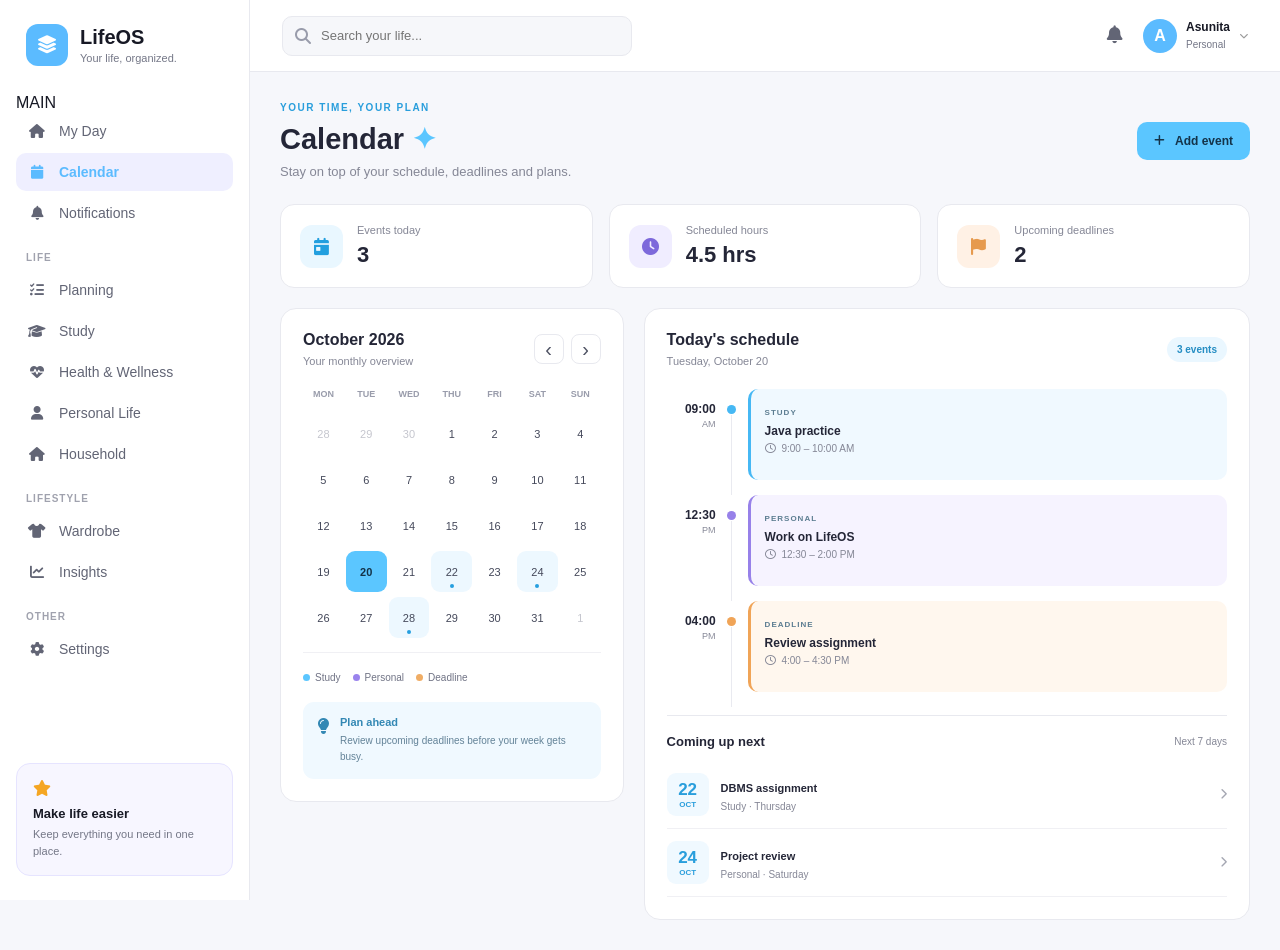
<file: calendar.html>
<!DOCTYPE html>
<html lang="en">
<head>
    <meta charset="UTF-8">
    <meta name="viewport" content="width=device-width, initial-scale=1.0">
    <title>LifeOS - Calendar</title>

    <link rel="stylesheet" href="style.css">
    <link rel="stylesheet" href="calendar.css">
    <link rel="stylesheet"
          href="https://cdnjs.cloudflare.com/ajax/libs/font-awesome/6.5.2/css/all.min.css">
</head>
<body class="calendar-page">

<aside class="sidebar">
    <div class="logo">
        <div class="logo-icon"><i class="fa-solid fa-layer-group"></i></div>
        <div><h2>LifeOS</h2><span>Your life, organized.</span></div>
    </div>

    <nav class="navigation"d
        <p class="nav-title">MAIN</p>
        <a href="index.html" class="nav-link">
            <i class="fa-solid fa-house"></i><span>My Day</span>
        </a>
        <a href="calendar.html" class="nav-link active">
            <i class="fa-solid fa-calendar"></i><span>Calendar</span>
        </a>
        <a href="#" class="nav-link">
            <i class="fa-solid fa-bell"></i><span>Notifications</span>
        </a>

        <p class="nav-title">LIFE</p>
        <a href="#" class="nav-link">
            <i class="fa-solid fa-list-check"></i><span>Planning</span>
        </a>
        <a href="study.html" class="nav-link">
            <i class="fa-solid fa-graduation-cap"></i><span>Study</span>
        </a>
        <a href="#" class="nav-link">
            <i class="fa-solid fa-heart-pulse"></i><span>Health &amp; Wellness</span>
        </a>
        <a href="#" class="nav-link">
            <i class="fa-solid fa-user"></i><span>Personal Life</span>
        </a>
        <a href="#" class="nav-link">
            <i class="fa-solid fa-house"></i><span>Household</span>
        </a>

        <p class="nav-title">LIFESTYLE</p>
        <a href="#" class="nav-link">
            <i class="fa-solid fa-shirt"></i><span>Wardrobe</span>
        </a>
        <a href="#" class="nav-link">
            <i class="fa-solid fa-chart-line"></i><span>Insights</span>
        </a>

        <p class="nav-title">OTHER</p>
        <a href="#" class="nav-link">
            <i class="fa-solid fa-gear"></i><span>Settings</span>
        </a>
    </nav>

    <div class="sidebar-bottom">
        <div class="upgrade-card">
            <i class="fa-solid fa-star"></i>
            <h4>Make life easier</h4>
            <p>Keep everything you need in one place.</p>
        </div>
    </div>
</aside>

<main class="main calendar-main">
    <header class="topbar">
        <div class="mobile-logo">
            <i class="fa-solid fa-layer-group"></i> LifeOS
        </div>

        <div class="search-box">
            <i class="fa-solid fa-magnifying-glass"></i>
            <input type="text" placeholder="Search your life...">
        </div>

        <div class="top-actions">
            <button class="icon-button" aria-label="Notifications">
                <i class="fa-solid fa-bell"></i>
            </button>
            <div class="profile">
                <div class="profile-image">A</div>
                <div class="profile-info">
                    <strong>Asunita</strong>
                    <span>Personal</span>
                </div>
                <i class="fa-solid fa-chevron-down"></i>
            </div>
        </div>
    </header>

    <section class="calendar-content">
        <div class="calendar-welcome">
            <div>
                <p class="calendar-eyebrow">YOUR TIME, YOUR PLAN</p>
                <h1>Calendar <span>✦</span></h1>
                <p>Stay on top of your schedule, deadlines and plans.</p>
            </div>
            <button class="calendar-add">
                <i class="fa-solid fa-plus"></i> Add event
            </button>
        </div>

        <div class="calendar-stats">
            <div class="calendar-stat">
                <div class="stat-icon stat-blue"><i class="fa-solid fa-calendar-day"></i></div>
                <div><span>Events today</span><h2>3</h2></div>
            </div>
            <div class="calendar-stat">
                <div class="stat-icon stat-purple"><i class="fa-solid fa-clock"></i></div>
                <div><span>Scheduled hours</span><h2>4.5 hrs</h2></div>
            </div>
            <div class="calendar-stat">
                <div class="stat-icon stat-orange"><i class="fa-solid fa-flag"></i></div>
                <div><span>Upcoming deadlines</span><h2>2</h2></div>
            </div>
        </div>

        <div class="calendar-layout">
            <div class="calendar-panel">
                <div class="calendar-panel-heading">
                    <div>
                        <h2>October 2026</h2>
                        <p>Your monthly overview</p>
                    </div>
                    <div class="month-arrows">
                        <button aria-label="Previous month">&lsaquo;</button>
                        <button aria-label="Next month">&rsaquo;</button>
                    </div>
                </div>

                <div class="mini-calendar">
                    <div class="week-day">MON</div>
                    <div class="week-day">TUE</div>
                    <div class="week-day">WED</div>
                    <div class="week-day">THU</div>
                    <div class="week-day">FRI</div>
                    <div class="week-day">SAT</div>
                    <div class="week-day">SUN</div>

                    <span class="day muted-day">28</span>
                    <span class="day muted-day">29</span>
                    <span class="day muted-day">30</span>
                    <span class="day">1</span>
                    <span class="day">2</span>
                    <span class="day">3</span>
                    <span class="day">4</span>

                    <span class="day">5</span>
                    <span class="day">6</span>
                    <span class="day">7</span>
                    <span class="day">8</span>
                    <span class="day">9</span>
                    <span class="day">10</span>
                    <span class="day">11</span>

                    <span class="day">12</span>
                    <span class="day">13</span>
                    <span class="day">14</span>
                    <span class="day">15</span>
                    <span class="day">16</span>
                    <span class="day">17</span>
                    <span class="day">18</span>

                    <span class="day">19</span>
                    <span class="day selected-day">20</span>
                    <span class="day">21</span>
                    <span class="day event-day">22<i></i></span>
                    <span class="day">23</span>
                    <span class="day event-day">24<i></i></span>
                    <span class="day">25</span>

                    <span class="day">26</span>
                    <span class="day">27</span>
                    <span class="day event-day">28<i></i></span>
                    <span class="day">29</span>
                    <span class="day">30</span>
                    <span class="day">31</span>
                    <span class="day muted-day">1</span>
                </div>

                <div class="calendar-legend">
                    <span><i class="legend-dot dot-blue"></i> Study</span>
                    <span><i class="legend-dot dot-purple"></i> Personal</span>
                    <span><i class="legend-dot dot-orange"></i> Deadline</span>
                </div>

                <div class="calendar-note">
                    <i class="fa-solid fa-lightbulb"></i>
                    <div>
                        <strong>Plan ahead</strong>
                        <p>Review upcoming deadlines before your week gets busy.</p>
                    </div>
                </div>
            </div>

            <div class="calendar-panel schedule-panel">
                <div class="calendar-panel-heading">
                    <div>
                        <h2>Today's schedule</h2>
                        <p>Tuesday, October 20</p>
                    </div>
                    <span class="schedule-badge">3 events</span>
                </div>

                <div class="schedule-list">
                    <div class="schedule-item">
                        <div class="schedule-time">09:00<small>AM</small></div>
                        <div class="schedule-marker marker-blue"></div>
                        <div class="schedule-event event-blue">
                            <span class="event-category">STUDY</span>
                            <h3>Java practice</h3>
                            <p><i class="fa-regular fa-clock"></i> 9:00 – 10:00 AM</p>
                        </div>
                    </div>

                    <div class="schedule-item">
                        <div class="schedule-time">12:30<small>PM</small></div>
                        <div class="schedule-marker marker-purple"></div>
                        <div class="schedule-event event-purple">
                            <span class="event-category">PERSONAL</span>
                            <h3>Work on LifeOS</h3>
                            <p><i class="fa-regular fa-clock"></i> 12:30 – 2:00 PM</p>
                        </div>
                    </div>

                    <div class="schedule-item">
                        <div class="schedule-time">04:00<small>PM</small></div>
                        <div class="schedule-marker marker-orange"></div>
                        <div class="schedule-event event-orange">
                            <span class="event-category">DEADLINE</span>
                            <h3>Review assignment</h3>
                            <p><i class="fa-regular fa-clock"></i> 4:00 – 4:30 PM</p>
                        </div>
                    </div>
                </div>

                <div class="upcoming-heading">
                    <h3>Coming up next</h3>
                    <span>Next 7 days</span>
                </div>

                <div class="upcoming-event">
                    <div class="upcoming-date"><strong>22</strong><span>OCT</span></div>
                    <div><strong>DBMS assignment</strong><p>Study · Thursday</p></div>
                    <i class="fa-solid fa-chevron-right"></i>
                </div>

                <div class="upcoming-event">
                    <div class="upcoming-date"><strong>24</strong><span>OCT</span></div>
                    <div><strong>Project review</strong><p>Personal · Saturday</p></div>
                    <i class="fa-solid fa-chevron-right"></i>
                </div>
            </div>
        </div>
    </section>
</main>
</body>
</html>
</file>
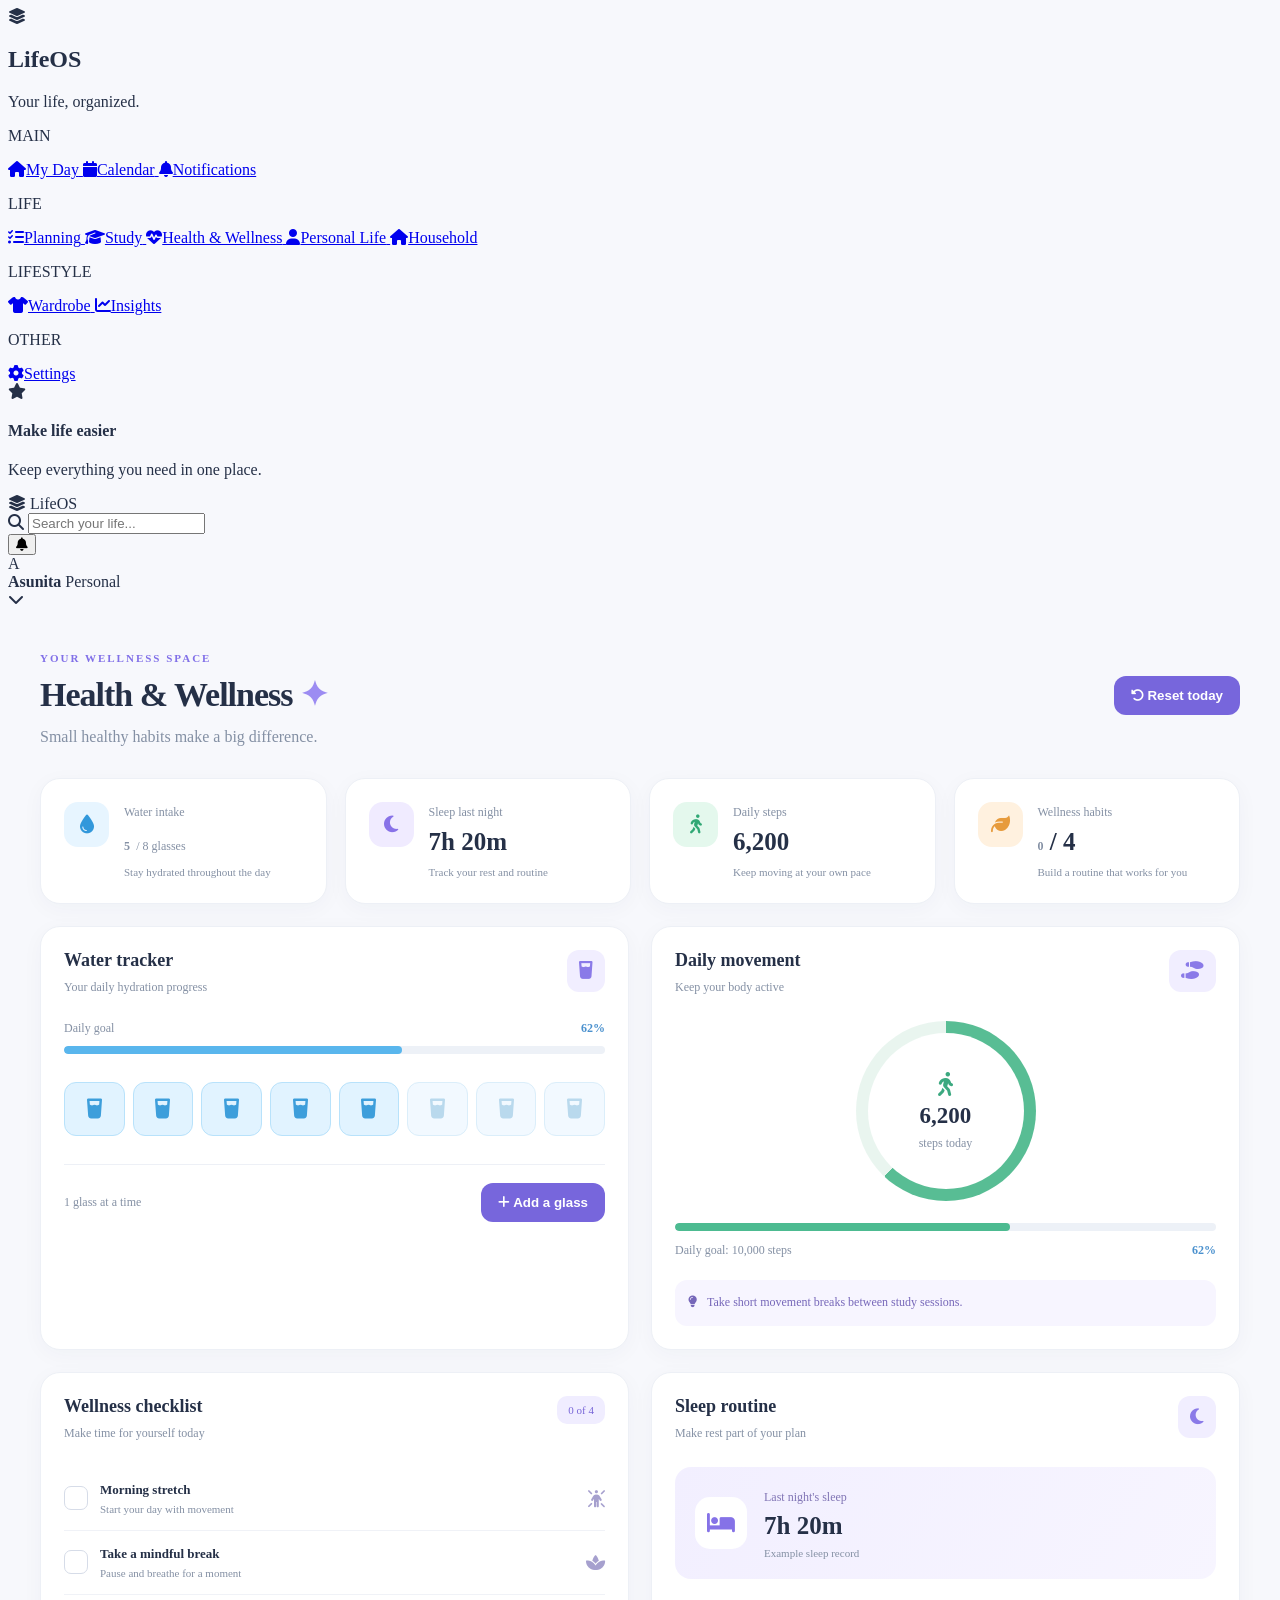
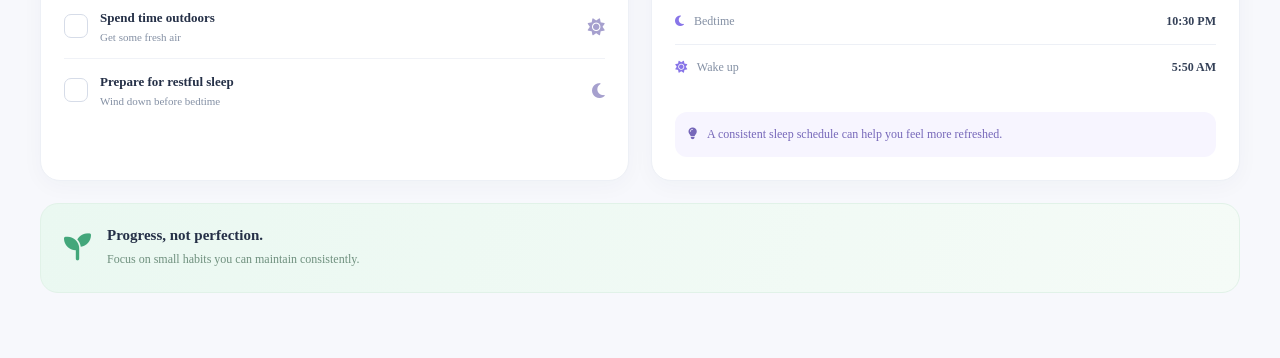
<file: health.html>
<!DOCTYPE html>
<html lang="en">
<head>
    <meta charset="UTF-8">
    <meta name="viewport" content="width=device-width, initial-scale=1.0">
    <title>LifeOS - Health & Wellness</title>
<link rel="stylesheet" href="health.css">
<link rel="stylesheet" href="https://cdnjs.cloudflare.com/ajax/libs/font-awesome/6.5.2/css/all.min.css">
</head>
<body class="health-page">

    <aside class="sidebar">
        <div class="logo">
            <div class="logo-icon"><i class="fa-solid fa-layer-group"></i></div>
            <div>
                <h2>LifeOS</h2>
                <span>Your life, organized.</span>
            </div>
        </div>

        <nav class="navigation">
            <p class="nav-title">MAIN</p>
            <a href="index.html" class="nav-link">
                <i class="fa-solid fa-house"></i><span>My Day</span>
            </a>
            <a href="calendar.html" class="nav-link">
                <i class="fa-solid fa-calendar"></i><span>Calendar</span>
            </a>
            <a href="#" class="nav-link">
                <i class="fa-solid fa-bell"></i><span>Notifications</span>
            </a>

            <p class="nav-title">LIFE</p>
            <a href="#" class="nav-link">
                <i class="fa-solid fa-list-check"></i><span>Planning</span>
            </a>
            <a href="study.html" class="nav-link">
                <i class="fa-solid fa-graduation-cap"></i><span>Study</span>
            </a>
            <a href="health.html" class="nav-link active">
                <i class="fa-solid fa-heart-pulse"></i><span>Health &amp; Wellness</span>
            </a>
            <a href="#" class="nav-link">
                <i class="fa-solid fa-user"></i><span>Personal Life</span>
            </a>
            <a href="household.html" class="nav-link">
                <i class="fa-solid fa-house"></i><span>Household</span>
            </a>

            <p class="nav-title">LIFESTYLE</p>
            <a href="#" class="nav-link">
                <i class="fa-solid fa-shirt"></i><span>Wardrobe</span>
            </a>
            <a href="#" class="nav-link">
                <i class="fa-solid fa-chart-line"></i><span>Insights</span>
            </a>

            <p class="nav-title">OTHER</p>
            <a href="#" class="nav-link">
                <i class="fa-solid fa-gear"></i><span>Settings</span>
            </a>
        </nav>

        <div class="sidebar-bottom">
            <div class="upgrade-card">
                <i class="fa-solid fa-star"></i>
                <h4>Make life easier</h4>
                <p>Keep everything you need in one place.</p>
            </div>
        </div>
    </aside>

    <main class="main">
        <header class="topbar">
            <div class="mobile-logo">
                <i class="fa-solid fa-layer-group"></i> LifeOS
            </div>

            <div class="search-box">
                <i class="fa-solid fa-magnifying-glass"></i>
                <input type="text" placeholder="Search your life...">
            </div>

            <div class="top-actions">
                <button class="icon-button" aria-label="Notifications">
                    <i class="fa-solid fa-bell"></i>
                </button>
                <div class="profile">
                    <div class="profile-image">A</div>
                    <div class="profile-info">
                        <strong>Asunita</strong>
                        <span>Personal</span>
                    </div>
                    <i class="fa-solid fa-chevron-down"></i>
                </div>
            </div>
        </header>

        <section class="health-content">

            <div class="health-welcome">
                <div>
                    <p class="health-eyebrow">YOUR WELLNESS SPACE</p>
                    <h1>Health &amp; Wellness <span>✦</span></h1>
                    <p>Small healthy habits make a big difference.</p>
                </div>
                <button class="health-primary-btn" id="healthReset">
                    <i class="fa-solid fa-rotate-left"></i> Reset today
                </button>
            </div>

            <div class="health-summary-grid">
                <div class="health-summary-card">
                    <div class="health-icon water-icon">
                        <i class="fa-solid fa-droplet"></i>
                    </div>
                    <div>
                        <span>Water intake</span>
                        <h2><span id="waterTotal">5</span> <small>/ 8 glasses</small></h2>
                        <p>Stay hydrated throughout the day</p>
                    </div>
                </div>

                <div class="health-summary-card">
                    <div class="health-icon sleep-icon">
                        <i class="fa-solid fa-moon"></i>
                    </div>
                    <div>
                        <span>Sleep last night</span>
                        <h2>7h 20m</h2>
                        <p>Track your rest and routine</p>
                    </div>
                </div>

                <div class="health-summary-card">
                    <div class="health-icon activity-icon">
                        <i class="fa-solid fa-person-walking"></i>
                    </div>
                    <div>
                        <span>Daily steps</span>
                        <h2>6,200</h2>
                        <p>Keep moving at your own pace</p>
                    </div>
                </div>

                <div class="health-summary-card">
                    <div class="health-icon mindful-icon">
                        <i class="fa-solid fa-leaf"></i>
                    </div>
                    <div>
                        <span>Wellness habits</span>
                        <h2><span id="habitTotal">0</span> / 4</h2>
                        <p>Build a routine that works for you</p>
                    </div>
                </div>
            </div>

            <div class="health-main-grid">

                <div class="health-card hydration-card">
                    <div class="health-card-heading">
                        <div>
                            <h2>Water tracker</h2>
                            <p>Your daily hydration progress</p>
                        </div>
                        <i class="fa-solid fa-glass-water health-heading-icon"></i>
                    </div>

                    <div class="water-progress">
                        <div class="water-progress-info">
                            <span>Daily goal</span>
                            <strong id="waterPercent">62%</strong>
                        </div>
                        <div class="health-progress-track">
                            <div id="waterBar" class="health-progress-fill water-fill"
                                 style="width:62.5%"></div>
                        </div>
                    </div>

                    <div class="water-glasses" id="waterGlasses">
                        <button class="water-glass filled" data-glass="1" aria-label="Glass 1"><i class="fa-solid fa-glass-water"></i></button>
                        <button class="water-glass filled" data-glass="2" aria-label="Glass 2"><i class="fa-solid fa-glass-water"></i></button>
                        <button class="water-glass filled" data-glass="3" aria-label="Glass 3"><i class="fa-solid fa-glass-water"></i></button>
                        <button class="water-glass filled" data-glass="4" aria-label="Glass 4"><i class="fa-solid fa-glass-water"></i></button>
                        <button class="water-glass filled" data-glass="5" aria-label="Glass 5"><i class="fa-solid fa-glass-water"></i></button>
                        <button class="water-glass" data-glass="6" aria-label="Glass 6"><i class="fa-solid fa-glass-water"></i></button>
                        <button class="water-glass" data-glass="7" aria-label="Glass 7"><i class="fa-solid fa-glass-water"></i></button>
                        <button class="water-glass" data-glass="8" aria-label="Glass 8"><i class="fa-solid fa-glass-water"></i></button>
                    </div>

                    <div class="water-actions">
                        <span>1 glass at a time</span>
                        <button class="health-primary-btn" id="addWater">
                            <i class="fa-solid fa-plus"></i> Add a glass
                        </button>
                    </div>
                </div>

                <div class="health-card">
                    <div class="health-card-heading">
                        <div>
                            <h2>Daily movement</h2>
                            <p>Keep your body active</p>
                        </div>
                        <i class="fa-solid fa-shoe-prints health-heading-icon"></i>
                    </div>

                    <div class="steps-circle">
                        <div class="steps-circle-inner">
                            <i class="fa-solid fa-person-walking"></i>
                            <strong>6,200</strong>
                            <span>steps today</span>
                        </div>
                    </div>

                    <div class="health-progress-track">
                        <div class="health-progress-fill activity-fill" style="width:62%"></div>
                    </div>
                    <div class="movement-details">
                        <span>Daily goal: 10,000 steps</span>
                        <strong>62%</strong>
                    </div>

                    <p class="health-tip">
                        <i class="fa-solid fa-lightbulb"></i>
                        Take short movement breaks between study sessions.
                    </p>
                </div>

            </div>

            <div class="health-bottom-grid">

                <div class="health-card">
                    <div class="health-card-heading">
                        <div>
                            <h2>Wellness checklist</h2>
                            <p>Make time for yourself today</p>
                        </div>
                        <span class="health-count-badge" id="habitBadge">0 of 4</span>
                    </div>

                    <div class="wellness-list">
                        <label class="wellness-item">
                            <input type="checkbox" class="wellness-check">
                            <span class="wellness-check-icon"><i class="fa-solid fa-check"></i></span>
                            <span class="wellness-text">
                                <strong>Morning stretch</strong>
                                <small>Start your day with movement</small>
                            </span>
                            <i class="fa-solid fa-person-rays wellness-item-icon"></i>
                        </label>

                        <label class="wellness-item">
                            <input type="checkbox" class="wellness-check">
                            <span class="wellness-check-icon"><i class="fa-solid fa-check"></i></span>
                            <span class="wellness-text">
                                <strong>Take a mindful break</strong>
                                <small>Pause and breathe for a moment</small>
                            </span>
                            <i class="fa-solid fa-spa wellness-item-icon"></i>
                        </label>

                        <label class="wellness-item">
                            <input type="checkbox" class="wellness-check">
                            <span class="wellness-check-icon"><i class="fa-solid fa-check"></i></span>
                            <span class="wellness-text">
                                <strong>Spend time outdoors</strong>
                                <small>Get some fresh air</small>
                            </span>
                            <i class="fa-solid fa-sun wellness-item-icon"></i>
                        </label>

                        <label class="wellness-item">
                            <input type="checkbox" class="wellness-check">
                            <span class="wellness-check-icon"><i class="fa-solid fa-check"></i></span>
                            <span class="wellness-text">
                                <strong>Prepare for restful sleep</strong>
                                <small>Wind down before bedtime</small>
                            </span>
                            <i class="fa-solid fa-moon wellness-item-icon"></i>
                        </label>
                    </div>
                </div>

                <div class="health-card">
                    <div class="health-card-heading">
                        <div>
                            <h2>Sleep routine</h2>
                            <p>Make rest part of your plan</p>
                        </div>
                        <i class="fa-solid fa-moon health-heading-icon"></i>
                    </div>

                    <div class="sleep-feature">
                        <div class="sleep-feature-icon">
                            <i class="fa-solid fa-bed"></i>
                        </div>
                        <div>
                            <span>Last night's sleep</span>
                            <h2>7h 20m</h2>
                            <p>Example sleep record</p>
                        </div>
                    </div>

                    <div class="sleep-schedule">
                        <div>
                            <span><i class="fa-solid fa-moon"></i> Bedtime</span>
                            <strong>10:30 PM</strong>
                        </div>
                        <div>
                            <span><i class="fa-solid fa-sun"></i> Wake up</span>
                            <strong>5:50 AM</strong>
                        </div>
                    </div>

                    <p class="health-tip">
                        <i class="fa-solid fa-lightbulb"></i>
                        A consistent sleep schedule can help you feel more refreshed.
                    </p>
                </div>

            </div>

            <div class="health-quote">
                <i class="fa-solid fa-seedling"></i>
                <div>
                    <h3>Progress, not perfection.</h3>
                    <p>Focus on small habits you can maintain consistently.</p>
                </div>
            </div>

        </section>
    </main>

    <script>
        let waterCount = 5;

        const waterTotal = document.getElementById("waterTotal");
        const waterPercent = document.getElementById("waterPercent");
        const waterBar = document.getElementById("waterBar");
        const glasses = document.querySelectorAll(".water-glass");
        const addWater = document.getElementById("addWater");

        function updateWater() {
            waterTotal.textContent = waterCount;
            waterPercent.textContent = Math.round(waterCount / 8 * 100) + "%";
            waterBar.style.width = (waterCount / 8 * 100) + "%";

            glasses.forEach((glass, index) => {
                glass.classList.toggle("filled", index < waterCount);
            });
        }

        addWater.addEventListener("click", () => {
            if (waterCount < 8) {
                waterCount++;
                updateWater();
            }
        });

        glasses.forEach((glass, index) => {
            glass.addEventListener("click", () => {
                waterCount = index + 1;
                updateWater();
            });
        });

        const wellnessChecks = document.querySelectorAll(".wellness-check");
        const habitTotal = document.getElementById("habitTotal");
        const habitBadge = document.getElementById("habitBadge");

        function updateHabits() {
            const completed = document.querySelectorAll(
                ".wellness-check:checked"
            ).length;

            habitTotal.textContent = completed;
            habitBadge.textContent = completed + " of 4";
        }

        wellnessChecks.forEach(check => {
            check.addEventListener("change", updateHabits);
        });

        document.getElementById("healthReset").addEventListener("click", () => {
            waterCount = 0;
            wellnessChecks.forEach(check => check.checked = false);
            updateWater();
            updateHabits();
        });
    </script>
</body>
</html>
</file>
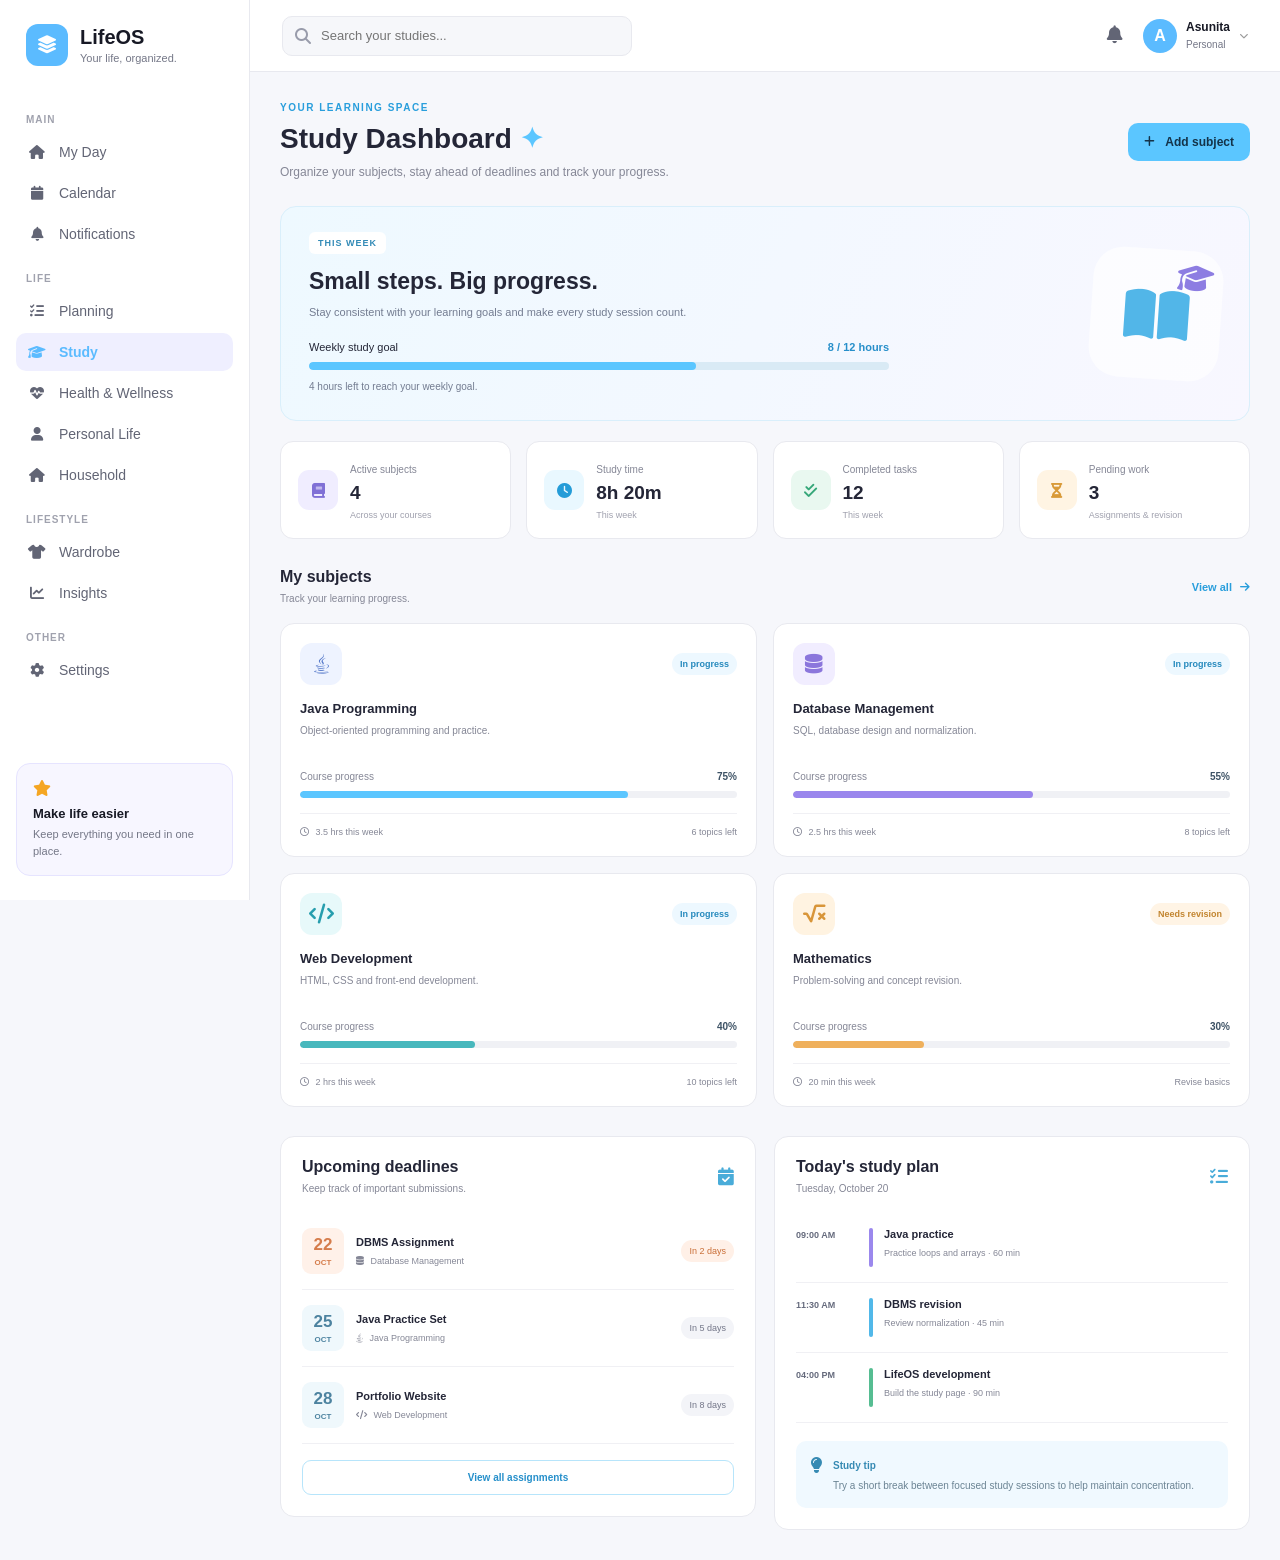
<file: study.html>
<!DOCTYPE html>
<html lang="en">
<head>
    <meta charset="UTF-8">
    <meta name="viewport" content="width=device-width, initial-scale=1.0">
    <title>LifeOS - Study</title>

    <link rel="stylesheet" href="style.css">
    <link rel="stylesheet" href="study.css">
    <link rel="stylesheet"
          href="https://cdnjs.cloudflare.com/ajax/libs/font-awesome/6.5.2/css/all.min.css">
</head>
<body class="study-page">

<aside class="sidebar">
    <div class="logo">
        <div class="logo-icon"><i class="fa-solid fa-layer-group"></i></div>
        <div><h2>LifeOS</h2><span>Your life, organized.</span></div>
    </div>

    <nav class="navigation">
        <p class="nav-title">MAIN</p>
        <a href="index.html" class="nav-link">
            <i class="fa-solid fa-house"></i><span>My Day</span>
        </a>
        <a href="calendar.html" class="nav-link">
            <i class="fa-solid fa-calendar"></i><span>Calendar</span>
        </a>
        <a href="#" class="nav-link">
            <i class="fa-solid fa-bell"></i><span>Notifications</span>
        </a>

        <p class="nav-title">LIFE</p>
        <a href="#" class="nav-link">
            <i class="fa-solid fa-list-check"></i><span>Planning</span>
        </a>
        <a href="study.html" class="nav-link active">
            <i class="fa-solid fa-graduation-cap"></i><span>Study</span>
        </a>
        <a href="#" class="nav-link">
            <i class="fa-solid fa-heart-pulse"></i><span>Health &amp; Wellness</span>
        </a>
        <a href="#" class="nav-link">
            <i class="fa-solid fa-user"></i><span>Personal Life</span>
        </a>
        <a href="#" class="nav-link">
            <i class="fa-solid fa-house"></i><span>Household</span>
        </a>

        <p class="nav-title">LIFESTYLE</p>
        <a href="#" class="nav-link">
            <i class="fa-solid fa-shirt"></i><span>Wardrobe</span>
        </a>
        <a href="#" class="nav-link">
            <i class="fa-solid fa-chart-line"></i><span>Insights</span>
        </a>

        <p class="nav-title">OTHER</p>
        <a href="#" class="nav-link">
            <i class="fa-solid fa-gear"></i><span>Settings</span>
        </a>
    </nav>

    <div class="sidebar-bottom">
        <div class="upgrade-card">
            <i class="fa-solid fa-star"></i>
            <h4>Make life easier</h4>
            <p>Keep everything you need in one place.</p>
        </div>
    </div>
</aside>

<main class="main study-main">
    <header class="topbar">
        <div class="mobile-logo">
            <i class="fa-solid fa-layer-group"></i> LifeOS
        </div>

        <div class="search-box">
            <i class="fa-solid fa-magnifying-glass"></i>
            <input type="text" placeholder="Search your studies...">
        </div>

        <div class="top-actions">
            <button class="icon-button" aria-label="Notifications">
                <i class="fa-solid fa-bell"></i>
            </button>
            <div class="profile">
                <div class="profile-image">A</div>
                <div class="profile-info">
                    <strong>Asunita</strong>
                    <span>Personal</span>
                </div>
                <i class="fa-solid fa-chevron-down"></i>
            </div>
        </div>
    </header>

    <section class="study-content">
        <div class="study-welcome">
            <div>
                <p class="study-eyebrow">YOUR LEARNING SPACE</p>
                <h1>Study Dashboard <span>✦</span></h1>
                <p>Organize your subjects, stay ahead of deadlines and track your progress.</p>
            </div>
            <button class="study-primary-button">
                <i class="fa-solid fa-plus"></i> Add subject
            </button>
        </div>

        <div class="study-hero">
            <div class="study-hero-copy">
                <span class="hero-label">THIS WEEK</span>
                <h2>Small steps. Big progress.</h2>
                <p>Stay consistent with your learning goals and make every study session count.</p>
                <div class="hero-progress-label">
                    <span>Weekly study goal</span>
                    <strong>8 / 12 hours</strong>
                </div>
                <div class="hero-progress"><span></span></div>
                <p class="hero-caption">4 hours left to reach your weekly goal.</p>
            </div>
            <div class="hero-art">
                <i class="fa-solid fa-book-open"></i>
                <i class="fa-solid fa-graduation-cap"></i>
            </div>
        </div>

        <div class="study-stats">
            <div class="study-stat-card">
                <div class="study-stat-icon stat-violet"><i class="fa-solid fa-book"></i></div>
                <div><span>Active subjects</span><h2>4</h2><small>Across your courses</small></div>
            </div>
            <div class="study-stat-card">
                <div class="study-stat-icon stat-cyan"><i class="fa-solid fa-clock"></i></div>
                <div><span>Study time</span><h2>8h 20m</h2><small>This week</small></div>
            </div>
            <div class="study-stat-card">
                <div class="study-stat-icon stat-green"><i class="fa-solid fa-check-double"></i></div>
                <div><span>Completed tasks</span><h2>12</h2><small>This week</small></div>
            </div>
            <div class="study-stat-card">
                <div class="study-stat-icon stat-amber"><i class="fa-solid fa-hourglass-half"></i></div>
                <div><span>Pending work</span><h2>3</h2><small>Assignments &amp; revision</small></div>
            </div>
        </div>

        <div class="study-section-heading">
            <div>
                <h2>My subjects</h2>
                <p>Track your learning progress.</p>
            </div>
            <button class="study-text-button">View all <i class="fa-solid fa-arrow-right"></i></button>
        </div>

        <div class="subject-grid">
            <article class="subject-card">
                <div class="subject-top">
                    <div class="subject-icon subject-java"><i class="fa-brands fa-java"></i></div>
                    <span class="subject-tag tag-in-progress">In progress</span>
                </div>
                <h3>Java Programming</h3>
                <p>Object-oriented programming and practice.</p>
                <div class="subject-progress-label"><span>Course progress</span><strong>75%</strong></div>
                <div class="subject-progress"><span style="width:75%"></span></div>
                <div class="subject-footer"><span><i class="fa-regular fa-clock"></i> 3.5 hrs this week</span><span>6 topics left</span></div>
            </article>

            <article class="subject-card">
                <div class="subject-top">
                    <div class="subject-icon subject-dbms"><i class="fa-solid fa-database"></i></div>
                    <span class="subject-tag tag-in-progress">In progress</span>
                </div>
                <h3>Database Management</h3>
                <p>SQL, database design and normalization.</p>
                <div class="subject-progress-label"><span>Course progress</span><strong>55%</strong></div>
                <div class="subject-progress"><span style="width:55%"></span></div>
                <div class="subject-footer"><span><i class="fa-regular fa-clock"></i> 2.5 hrs this week</span><span>8 topics left</span></div>
            </article>

            <article class="subject-card">
                <div class="subject-top">
                    <div class="subject-icon subject-web"><i class="fa-solid fa-code"></i></div>
                    <span class="subject-tag tag-in-progress">In progress</span>
                </div>
                <h3>Web Development</h3>
                <p>HTML, CSS and front-end development.</p>
                <div class="subject-progress-label"><span>Course progress</span><strong>40%</strong></div>
                <div class="subject-progress"><span style="width:40%"></span></div>
                <div class="subject-footer"><span><i class="fa-regular fa-clock"></i> 2 hrs this week</span><span>10 topics left</span></div>
            </article>

            <article class="subject-card">
                <div class="subject-top">
                    <div class="subject-icon subject-math"><i class="fa-solid fa-square-root-variable"></i></div>
                    <span class="subject-tag tag-review">Needs revision</span>
                </div>
                <h3>Mathematics</h3>
                <p>Problem-solving and concept revision.</p>
                <div class="subject-progress-label"><span>Course progress</span><strong>30%</strong></div>
                <div class="subject-progress"><span style="width:30%"></span></div>
                <div class="subject-footer"><span><i class="fa-regular fa-clock"></i> 20 min this week</span><span>Revise basics</span></div>
            </article>
        </div>

        <div class="study-bottom-grid">
            <div class="study-panel">
                <div class="study-section-heading">
                    <div><h2>Upcoming deadlines</h2><p>Keep track of important submissions.</p></div>
                    <i class="fa-solid fa-calendar-check panel-heading-icon"></i>
                </div>

                <div class="assignment-row">
                    <div class="assignment-date due-soon"><strong>22</strong><span>OCT</span></div>
                    <div class="assignment-info"><h3>DBMS Assignment</h3><p><i class="fa-solid fa-database"></i> Database Management</p></div>
                    <span class="deadline-tag deadline-soon">In 2 days</span>
                </div>

                <div class="assignment-row">
                    <div class="assignment-date"><strong>25</strong><span>OCT</span></div>
                    <div class="assignment-info"><h3>Java Practice Set</h3><p><i class="fa-brands fa-java"></i> Java Programming</p></div>
                    <span class="deadline-tag">In 5 days</span>
                </div>

                <div class="assignment-row">
                    <div class="assignment-date"><strong>28</strong><span>OCT</span></div>
                    <div class="assignment-info"><h3>Portfolio Website</h3><p><i class="fa-solid fa-code"></i> Web Development</p></div>
                    <span class="deadline-tag">In 8 days</span>
                </div>

                <button class="study-outline-button">View all assignments</button>
            </div>

            <div class="study-panel">
                <div class="study-section-heading">
                    <div><h2>Today's study plan</h2><p>Tuesday, October 20</p></div>
                    <i class="fa-solid fa-list-check panel-heading-icon"></i>
                </div>

                <div class="study-plan-item">
                    <span class="plan-time">09:00 AM</span>
                    <div class="plan-indicator plan-violet"></div>
                    <div class="plan-details"><h3>Java practice</h3><p>Practice loops and arrays · 60 min</p></div>
                </div>

                <div class="study-plan-item">
                    <span class="plan-time">11:30 AM</span>
                    <div class="plan-indicator plan-cyan"></div>
                    <div class="plan-details"><h3>DBMS revision</h3><p>Review normalization · 45 min</p></div>
                </div>

                <div class="study-plan-item">
                    <span class="plan-time">04:00 PM</span>
                    <div class="plan-indicator plan-green"></div>
                    <div class="plan-details"><h3>LifeOS development</h3><p>Build the study page · 90 min</p></div>
                </div>

                <div class="study-tip">
                    <i class="fa-solid fa-lightbulb"></i>
                    <div><strong>Study tip</strong><p>Try a short break between focused study sessions to help maintain concentration.</p></div>
                </div>
            </div>
        </div>
    </section>
</main>
</body>
</html>
</file>
<file: style.css>
* {
    margin: 0;
    padding: 0;
    box-sizing: border-box;
}

:root {
    --primary: #5bbbff;
    --primary-light: #efefff;

    --background: #f6f7fb;
    --card: #ffffff;

    --text: #171925;
    --text-light: #747787;
    --border: #e8e9ef;

    --sidebar-width: 250px;

    --radius: 16px;
}

body {
    font-family: Arial, Helvetica, sans-serif;
    background: var(--background);
    color: var(--text);
}


.sidebar {
    position: fixed;

    left: 0;
    top: 0;

    width: var(--sidebar-width);
    height: 100vh;

    background: #ffffff;

    border-right: 1px solid var(--border);

    padding: 24px 16px;

    display: flex;
    flex-direction: column;

    z-index: 100;
}


.logo {
    display: flex;
    align-items: center;
    gap: 12px;

    padding: 0 10px 28px;
}


.logo-icon {
    width: 42px;
    height: 42px;

    border-radius: 12px;

    background: var(--primary);

    color: white;

    display: flex;
    align-items: center;
    justify-content: center;

    font-size: 18px;
}


.logo h2 {
    font-size: 20px;
}


.logo span {
    display: block;

    margin-top: 3px;

    color: var(--text-light);

    font-size: 11px;
}


.navigation {
    flex: 1;
}


.nav-title {
    font-size: 10px;

    font-weight: 700;

    color: #a0a2ae;

    letter-spacing: 1px;

    margin: 20px 10px 8px;
}


.nav-link {
    display: flex;

    align-items: center;

    gap: 13px;

    padding: 11px 12px;

    margin-bottom: 3px;

    border-radius: 10px;

    text-decoration: none;

    color: #626575;

    font-size: 14px;

    transition: 0.2s;
}


.nav-link i {
    width: 18px;

    text-align: center;
}


.nav-link:hover {
    background: #f5f5fa;

    color: var(--primary);
}


.nav-link.active {
    background: var(--primary-light);

    color: var(--primary);

    font-weight: 600;
}


.notification-count {
    margin-left: auto;

    width: 20px;
    height: 20px;

    background: #ef4444;

    color: white;

    border-radius: 50%;

    display: flex;
    align-items: center;
    justify-content: center;

    font-size: 10px;
}


.upgrade-card {
    background: #f7f6ff;

    border: 1px solid #e6e4ff;

    border-radius: 14px;

    padding: 16px;
}


.upgrade-card i {
    color: #f5a623;

    margin-bottom: 10px;
}


.upgrade-card h4 {
    font-size: 13px;

    margin-bottom: 5px;
}


.upgrade-card p {
    color: var(--text-light);

    font-size: 11px;

    line-height: 1.5;
}


.main {
    margin-left: var(--sidebar-width);

    min-height: 100vh;
}


.topbar {
    height: 72px;

    background: white;

    border-bottom: 1px solid var(--border);

    display: flex;

    align-items: center;

    justify-content: space-between;

    padding: 0 32px;

    position: sticky;

    top: 0;

    z-index: 50;
}


.search-box {
    width: 350px;

    height: 40px;

    background: #f6f7fa;

    border: 1px solid var(--border);

    border-radius: 10px;

    display: flex;

    align-items: center;

    gap: 10px;

    padding: 0 12px;

    color: #999cab;
}


.search-box input {
    flex: 1;

    border: none;

    outline: none;

    background: transparent;

    font-size: 13px;
}


.search-box span {
    font-size: 10px;

    background: white;

    border: 1px solid var(--border);

    padding: 4px 6px;

    border-radius: 5px;
}


.top-actions {
    display: flex;

    align-items: center;

    gap: 20px;
}


.icon-button {
    position: relative;

    border: none;

    background: transparent;

    font-size: 18px;

    color: #626575;

    cursor: pointer;
}


.red-dot {
    position: absolute;

    top: -2px;
    right: -2px;

    width: 6px;
    height: 6px;

    border-radius: 50%;

    background: #ef4444;
}


.profile {
    display: flex;

    align-items: center;

    gap: 9px;
}


.profile-image {
    width: 34px;
    height: 34px;

    border-radius: 50%;

    background: var(--primary);

    color: white;

    display: flex;

    align-items: center;

    justify-content: center;

    font-weight: bold;
}


.profile-info strong {
    display: block;

    font-size: 12px;
}


.profile-info span {
    font-size: 10px;

    color: var(--text-light);
}


.profile > i {
    font-size: 9px;

    color: #999;
}


.content {
    padding: 32px;
}


.welcome-section {
    display: flex;

    align-items: center;

    justify-content: space-between;

    margin-bottom: 28px;
}


.small-date {
    color: var(--primary);

    font-size: 12px;

    font-weight: 600;

    margin-bottom: 7px;
}


.welcome-section h1 {
    font-size: 28px;

    margin-bottom: 7px;
}


.welcome-text {
    color: var(--text-light);

    font-size: 13px;
}


.add-button {
    background: var(--primary);

    color: white;

    border: none;

    padding: 12px 18px;

    border-radius: 10px;

    font-size: 13px;

    font-weight: 600;

    cursor: pointer;
}


.add-button:hover {
    opacity: 0.9;
}



.overview-grid {
    display: grid;

    grid-template-columns: repeat(4, 1fr);

    gap: 16px;

    margin-bottom: 18px;
}


.overview-card {
    background: white;

    border: 1px solid var(--border);

    border-radius: var(--radius);

    padding: 18px;

    display: flex;

    align-items: center;

    gap: 12px;

    position: relative;
}


.overview-icon {
    width: 42px;
    height: 42px;

    border-radius: 11px;

    display: flex;

    align-items: center;

    justify-content: center;

    font-size: 16px;
}


.purple {
    background: #efefff;

    color: #635bff;
}


.blue {
    background: #e9f4ff;

    color: #3085d8;
}


.green {
    background: #eaf9f0;

    color: #31a45b;
}


.orange {
    background: #fff3e5;

    color: #ec921f;
}


.overview-card span {
    color: var(--text-light);

    font-size: 11px;
}


.overview-card h2 {
    font-size: 21px;

    margin-top: 2px;
}


.overview-card small {
    position: absolute;

    right: 15px;
    bottom: 14px;

    color: #8d909c;

    font-size: 9px;
}


.card {
    background: white;

    border: 1px solid var(--border);

    border-radius: var(--radius);

    padding: 20px;
}


.card-header {
    display: flex;

    justify-content: space-between;

    align-items: flex-start;

    margin-bottom: 20px;
}


.card-header h3 {
    font-size: 15px;

    margin-bottom: 4px;
}


.card-header p {
    color: var(--text-light);

    font-size: 11px;
}


.text-button {
    border: none;

    background: transparent;

    color: var(--primary);

    font-size: 11px;

    cursor: pointer;
}


.card-icon {
    color: var(--primary);

    font-size: 17px;
}


.dashboard-grid {
    display: grid;

    grid-template-columns: 1.15fr 1fr;

    gap: 18px;

    margin-bottom: 18px;
}



.task {
    display: flex;

    align-items: center;

    gap: 11px;

    padding: 13px 0;

    border-bottom: 1px solid #f0f0f3;
}


.task:last-child {
    border-bottom: none;
}


.checkbox {
    width: 18px;
    height: 18px;

    border: 1.5px solid #c9cbd4;

    border-radius: 5px;

    display: flex;

    align-items: center;

    justify-content: center;

    flex-shrink: 0;
}


.completed .checkbox {
    background: var(--primary);

    border-color: var(--primary);

    color: white;

    font-size: 9px;
}


.completed .task-content strong {
    text-decoration: line-through;

    color: #999;
}


.task-content {
    flex: 1;
}


.task-content strong {
    display: block;

    font-size: 12px;

    margin-bottom: 4px;
}


.task-content span {
    color: #999daa;

    font-size: 10px;
}


.priority {
    font-size: 9px;

    padding: 5px 8px;

    border-radius: 20px;
}


.priority.high {
    background: #fff0f0;

    color: #e34d4d;
}


.priority.medium {
    background: #fff6e8;

    color: #d88b1d;
}


.priority.low {
    background: #edf8f1;

    color: #43a565;
}


.add-task {
    width: 100%;

    border: 1px dashed #cfd0d8;

    background: transparent;

    color: #777a89;

    padding: 10px;

    border-radius: 9px;

    margin-top: 14px;

    cursor: pointer;

    font-size: 11px;
}



.timeline-item {
    display: grid;

    grid-template-columns: 45px 12px 1fr;

    gap: 8px;

    min-height: 60px;
}


.time {
    font-size: 10px;

    color: #888b99;

    padding-top: 8px;

    text-align: right;
}


.timeline-line {
    width: 1px;

    background: #e2e3e9;

    position: relative;
}


.timeline-line::before {
    content: "";

    width: 7px;
    height: 7px;

    border-radius: 50%;

    background: var(--primary);

    position: absolute;

    top: 9px;

    left: -3px;
}


.event {
    padding: 9px 12px;

    border-radius: 8px;

    margin-bottom: 8px;
}


.event strong {
    display: block;

    font-size: 11px;

    margin-bottom: 3px;
}


.event span {
    font-size: 9px;

    color: #777;
}


.blue-event {
    background: #eef6ff;
}


.purple-event {
    background: #f2f0ff;
}


.green-event {
    background: #edf9f2;
}


.orange-event {
    background: #fff5e9;
}


.three-column-grid {
    display: grid;

    grid-template-columns: repeat(3, 1fr);

    gap: 18px;

    margin-bottom: 18px;
}


.progress-item {
    margin-bottom: 17px;
}


.progress-info {
    display: flex;

    justify-content: space-between;

    margin-bottom: 7px;

    font-size: 11px;
}


.progress-info strong {
    color: var(--primary);
}


.progress-bar {
    width: 100%;

    height: 7px;

    background: #eeeeF3;

    border-radius: 20px;

    overflow: hidden;
}


.progress-bar div {
    height: 100%;

    background: var(--primary);

    border-radius: 20px;
}



.health-item {
    display: flex;

    align-items: center;

    gap: 11px;

    padding: 9px 0;
}


.health-icon {
    width: 35px;
    height: 35px;

    border-radius: 9px;

    display: flex;

    align-items: center;

    justify-content: center;
}


.health-icon.water {
    background: #e9f6ff;

    color: #4098d7;
}


.health-icon.sleep {
    background: #f0edff;

    color: #7964d8;
}


.health-icon.activity {
    background: #eaf8ef;

    color: #3ba15d;
}


.health-item strong {
    display: block;

    font-size: 11px;
}


.health-item span {
    color: #9295a1;

    font-size: 10px;
}


.goal {
    display: flex;

    align-items: center;

    gap: 10px;

    padding: 9px 0;
}


.goal-check {
    width: 18px;
    height: 18px;

    border-radius: 50%;

    background: var(--primary);

    color: white;

    display: flex;

    align-items: center;

    justify-content: center;

    font-size: 8px;
}


.goal-check.empty {
    background: white;

    border: 1.5px solid #c9cbd4;
}


.goal span {
    font-size: 11px;
}


.bottom-grid {
    display: grid;

    grid-template-columns: 1.2fr 1fr 1fr;

    gap: 18px;
}


.reminder {
    display: flex;

    align-items: center;

    gap: 11px;

    padding: 11px 0;

    border-bottom: 1px solid #f0f0f3;
}


.reminder:last-child {
    border-bottom: none;
}


.reminder-icon {
    width: 34px;
    height: 34px;

    border-radius: 9px;

    display: flex;

    align-items: center;

    justify-content: center;
}


.reminder-icon.red {
    background: #fff0f0;

    color: #e45555;
}


.reminder-icon.yellow {
    background: #fff6e8;

    color: #d99a30;
}


.reminder-icon.blue {
    background: #edf5ff;

    color: #468ad0;
}


.reminder strong {
    display: block;

    font-size: 11px;

    margin-bottom: 3px;
}


.reminder span {
    color: #9295a1;

    font-size: 9px;
}


.outfit-placeholder {
    min-height: 150px;

    border: 1px dashed #d5d6df;

    border-radius: 12px;

    display: flex;

    flex-direction: column;

    align-items: center;

    justify-content: center;

    text-align: center;
}


.outfit-placeholder > i {
    font-size: 27px;

    color: #b1b2bc;

    margin-bottom: 10px;
}


.outfit-placeholder strong {
    font-size: 12px;

    margin-bottom: 4px;
}


.outfit-placeholder span {
    color: #999ca8;

    font-size: 9px;

    margin-bottom: 12px;
}


.outline-button {
    border: 1px solid var(--primary);

    background: white;

    color: var(--primary);

    padding: 7px 11px;

    border-radius: 7px;

    font-size: 10px;
}


.quick-actions {
    display: grid;

    grid-template-columns: repeat(2, 1fr);

    gap: 8px;
}


.quick-actions button {
    border: 1px solid var(--border);

    background: white;

    padding: 11px 8px;

    border-radius: 9px;

    color: #656877;

    cursor: pointer;

    font-size: 10px;
}


.quick-actions button i {
    display: block;

    color: var(--primary);

    margin-bottom: 5px;

    font-size: 13px;
}


.quick-actions button:hover {
    border-color: var(--primary);

    background: var(--primary-light);

    color: var(--primary);
}


.mobile-logo {
    display: none;
}


@media (max-width: 1100px) {

    .overview-grid {
        grid-template-columns: repeat(2, 1fr);
    }

    .three-column-grid {
        grid-template-columns: 1fr 1fr;
    }

    .bottom-grid {
        grid-template-columns: 1fr 1fr;
    }

}


@media (max-width: 800px) {

    .sidebar {
        display: none;
    }

    .main {
        margin-left: 0;
    }

    .topbar {
        padding: 0 18px;
    }

    .mobile-logo {
        display: flex;

        align-items: center;

        gap: 8px;

        font-weight: bold;

        color: var(--primary);
    }

    .search-box {
        display: none;
    }

    .profile-info,
    .profile > i {
        display: none;
    }

    .content {
        padding: 20px;
    }

    .welcome-section {
        align-items: flex-start;

        gap: 15px;

        flex-direction: column;
    }

    .dashboard-grid,
    .three-column-grid,
    .bottom-grid {
        grid-template-columns: 1fr;
    }

}


@media (max-width: 500px) {

    .overview-grid {
        grid-template-columns: 1fr;
    }

    .overview-card {
        min-height: 80px;
    }

    .welcome-section h1 {
        font-size: 23px;
    }

    .topbar {
        height: 62px;
    }

}
</file>
<file: calendar.css>
.calendar-page {
    --cal-primary: #5bc6ff;
    --cal-ink: #242637;
    --cal-muted: #858796;
    --cal-border: #e8e9ef;
    --cal-bg: #f6f7fb;
}

.calendar-main {
    min-width: 0;
}

.calendar-content {
    padding: 30px;
    max-width: 1450px;
    margin: 0 auto;
    color: var(--cal-ink);
}

.calendar-welcome {
    display: flex;
    align-items: center;
    justify-content: space-between;
    gap: 20px;
    margin-bottom: 25px;
}

.calendar-eyebrow {
    color: #299edc;
    font-size: 10px;
    font-weight: 800;
    letter-spacing: 1.5px;
    margin-bottom: 9px;
}

.calendar-welcome h1 {
    font-size: 29px;
    margin-bottom: 8px;
}

.calendar-welcome h1 span {
    color: var(--cal-primary);
}

.calendar-welcome p:last-child {
    color: var(--cal-muted);
    font-size: 13px;
}

.calendar-add {
    border: 0;
    border-radius: 10px;
    background: #5bc6ff;
    color: #143349;
    padding: 12px 17px;
    font-weight: 700;
    font-size: 12px;
    cursor: pointer;
}

.calendar-add i {
    margin-right: 7px;
}

.calendar-stats {
    display: grid;
    grid-template-columns: repeat(3, minmax(0, 1fr));
    gap: 16px;
    margin-bottom: 20px;
}

.calendar-stat {
    background: white;
    border: 1px solid var(--cal-border);
    border-radius: 14px;
    padding: 19px;
    display: flex;
    align-items: center;
    gap: 14px;
}

.stat-icon {
    width: 43px;
    height: 43px;
    border-radius: 12px;
    display: grid;
    place-items: center;
    font-size: 17px;
}

.stat-blue {
    background: #e9f7ff;
    color: #229fdf;
}

.stat-purple {
    background: #f0edff;
    color: #7d69db;
}

.stat-orange {
    background: #fff1e5;
    color: #e69a4e;
}

.calendar-stat span {
    display: block;
    color: var(--cal-muted);
    font-size: 11px;
    margin-bottom: 6px;
}

.calendar-stat h2 {
    font-size: 22px;
}

.calendar-layout {
    display: grid;
    grid-template-columns: minmax(270px, 0.85fr) minmax(0, 1.5fr);
    gap: 20px;
    align-items: start;
}

.calendar-panel {
    min-width: 0;
    background: white;
    border: 1px solid var(--cal-border);
    border-radius: 16px;
    padding: 22px;
}

.calendar-panel-heading {
    display: flex;
    justify-content: space-between;
    align-items: center;
    gap: 10px;
    margin-bottom: 22px;
}

.calendar-panel-heading h2 {
    font-size: 16px;
    margin-bottom: 6px;
}

.calendar-panel-heading p {
    color: var(--cal-muted);
    font-size: 11px;
}

.month-arrows {
    display: flex;
    gap: 7px;
}

.month-arrows button {
    width: 30px;
    height: 30px;
    border: 1px solid var(--cal-border);
    background: white;
    color: #4e5263;
    border-radius: 8px;
    font-size: 20px;
    cursor: pointer;
}

.mini-calendar {
    display: grid;
    grid-template-columns: repeat(7, minmax(0, 1fr));
    gap: 5px 2px;
    text-align: center;
}

.week-day {
    color: #999cab;
    font-size: 9px;
    font-weight: 700;
    padding-bottom: 10px;
}

.day {
    position: relative;
    aspect-ratio: 1;
    min-width: 0;
    display: grid;
    place-items: center;
    border-radius: 9px;
    color: #44485a;
    font-size: 11px;
}

.muted-day {
    color: #c5c6ce;
}

.selected-day {
    background: #5bc6ff;
    color: #143349;
    font-weight: 800;
}

.event-day {
    background: #edf8ff;
}

.event-day i {
    position: absolute;
    bottom: 4px;
    width: 4px;
    height: 4px;
    border-radius: 50%;
    background: #259fdf;
}

.calendar-legend {
    display: flex;
    flex-wrap: wrap;
    gap: 12px;
    padding: 19px 0;
    margin-top: 14px;
    border-top: 1px solid #f0f0f4;
    color: #707385;
    font-size: 10px;
}

.calendar-legend span {
    display: flex;
    align-items: center;
    gap: 5px;
}

.legend-dot {
    width: 7px;
    height: 7px;
    border-radius: 50%;
}

.dot-blue { background: #5bc6ff; }
.dot-purple { background: #9a83ed; }
.dot-orange { background: #f0ad65; }

.calendar-note {
    display: flex;
    gap: 11px;
    padding: 14px;
    border-radius: 11px;
    background: #f0f9ff;
    color: #3388b4;
}

.calendar-note > i {
    padding-top: 2px;
}

.calendar-note strong {
    display: block;
    font-size: 11px;
    margin-bottom: 5px;
}

.calendar-note p {
    color: #638398;
    font-size: 10px;
    line-height: 1.6;
}

.schedule-badge {
    background: #eaf7ff;
    color: #248dc3;
    padding: 7px 10px;
    border-radius: 20px;
    font-size: 10px;
    font-weight: 700;
    white-space: nowrap;
}

.schedule-list {
    display: flex;
    flex-direction: column;
    gap: 15px;
}

.schedule-item {
    display: grid;
    grid-template-columns: 49px 10px minmax(0, 1fr);
    gap: 11px;
    min-height: 91px;
}

.schedule-time {
    text-align: right;
    padding-top: 13px;
    font-size: 12px;
    font-weight: 700;
}

.schedule-time small {
    display: block;
    margin-top: 3px;
    font-size: 9px;
    font-weight: 400;
    color: var(--cal-muted);
}

.schedule-marker {
    width: 9px;
    height: 9px;
    border-radius: 50%;
    margin-top: 16px;
    position: relative;
}

.schedule-marker::after {
    content: "";
    position: absolute;
    width: 1px;
    height: 80px;
    top: 10px;
    left: 4px;
    background: #e9eaf0;
}

.marker-blue { background: #46b8f4; }
.marker-purple { background: #9781e9; }
.marker-orange { background: #f0a457; }

.schedule-event {
    border-radius: 10px;
    padding: 12px 14px;
    border-left: 3px solid;
}

.event-blue {
    background: #f0f9ff;
    border-color: #46b8f4;
}

.event-purple {
    background: #f6f3ff;
    border-color: #9781e9;
}

.event-orange {
    background: #fff7ee;
    border-color: #f0a457;
}

.event-category {
    font-size: 8px;
    font-weight: 800;
    letter-spacing: 1px;
    color: #5c7d91;
}

.schedule-event h3 {
    font-size: 12px;
    margin: 5px 0;
}

.schedule-event p {
    font-size: 10px;
    color: #858796;
}

.schedule-event p i {
    margin-right: 4px;
}

.upcoming-heading {
    display: flex;
    justify-content: space-between;
    align-items: center;
    gap: 10px;
    margin: 23px 0 12px;
    padding-top: 18px;
    border-top: 1px solid var(--cal-border);
}

.upcoming-heading h3 {
    font-size: 13px;
}

.upcoming-heading span {
    color: var(--cal-muted);
    font-size: 10px;
}

.upcoming-event {
    display: flex;
    align-items: center;
    gap: 12px;
    padding: 12px 0;
    border-bottom: 1px solid #f0f0f4;
}

.upcoming-date {
    min-width: 42px;
    padding: 7px;
    text-align: center;
    border-radius: 9px;
    background: #f0f9ff;
    color: #299edc;
}

.upcoming-date strong,
.upcoming-date span {
    display: block;
}

.upcoming-date strong {
    font-size: 17px;
}

.upcoming-date span {
    font-size: 8px;
    font-weight: 800;
}

.upcoming-event > div:nth-child(2) {
    flex: 1;
}

.upcoming-event > div:nth-child(2) strong {
    font-size: 11px;
}

.upcoming-event p {
    color: var(--cal-muted);
    font-size: 10px;
    margin-top: 5px;
}

.upcoming-event > i {
    font-size: 11px;
    color: #a5a7b2;
}

@media (max-width: 1050px) {
    .calendar-layout {
        grid-template-columns: 1fr;
    }
}

@media (max-width: 750px) {
    .calendar-content {
        padding: 20px;
    }

    .calendar-stats {
        grid-template-columns: 1fr;
    }

    .calendar-welcome h1 {
        font-size: 24px;
    }
}

@media (max-width: 480px) {
    .calendar-welcome {
        align-items: flex-start;
        flex-direction: column;
    }

    .calendar-panel {
        padding: 15px;
    }
}
</file>
<file: health.css>
/* HEALTH PAGE */
.health-page {
    --health-text: #253047;
    --health-muted: #8490a4;
    --health-border: #e9edf4;
    --health-purple: #8170e8;
    background: #f7f8fc;
    color: var(--health-text);
}

.health-content {
    padding: 32px;
    max-width: 1600px;
    margin: 0 auto;
}

.health-welcome {
    display: flex;
    justify-content: space-between;
    align-items: center;
    gap: 20px;
    margin-bottom: 28px;
}

.health-eyebrow {
    color: #8170e8;
    font-size: 11px;
    font-weight: 800;
    letter-spacing: 2px;
    margin-bottom: 10px;
}

.health-welcome h1 {
    font-size: clamp(25px, 3vw, 34px);
    letter-spacing: -1px;
    margin: 0 0 10px;
    color: #253047;
}

.health-welcome h1 span {
    color: #9c8cf2;
}

.health-welcome p:last-child {
    color: #8490a4;
    margin: 0;
    line-height: 1.6;
}

.health-primary-btn {
    border: none;
    border-radius: 12px;
    background: #7766dc;
    color: white;
    padding: 12px 17px;
    font-weight: 600;
    cursor: pointer;
    transition: background .2s, transform .2s;
}

.health-primary-btn:hover {
    background: #6553ca;
    transform: translateY(-1px);
}

.health-summary-grid {
    display: grid;
    grid-template-columns: repeat(4, minmax(0, 1fr));
    gap: 18px;
    margin-bottom: 22px;
}

.health-summary-card,
.health-card {
    background: #fff;
    border: 1px solid #edf0f6;
    border-radius: 20px;
    padding: 23px;
    box-shadow: 0 5px 22px rgba(37, 48, 71, .035);
    min-width: 0;
}

.health-summary-card {
    display: flex;
    align-items: flex-start;
    gap: 15px;
}

.health-icon {
    width: 45px;
    height: 45px;
    border-radius: 14px;
    display: grid;
    place-items: center;
    font-size: 19px;
    flex-shrink: 0;
}

.water-icon { background: #e7f5ff; color: #3298db; }
.sleep-icon { background: #f0ebff; color: #8872e8; }
.activity-icon { background: #e4f8ed; color: #31a875; }
.mindful-icon { background: #fff1df; color: #e79b3c; }

.health-summary-card > div:last-child {
    min-width: 0;
}

.health-summary-card span {
    font-size: 12px;
    color: #8490a4;
}

.health-summary-card h2 {
    font-size: 25px;
    margin: 8px 0;
    color: #253047;
}

.health-summary-card h2 small {
    font-size: 12px;
    font-weight: 500;
    color: #8490a4;
}

.health-summary-card p {
    font-size: 11px;
    color: #8490a4;
    line-height: 1.5;
    margin: 0;
}

.health-main-grid,
.health-bottom-grid {
    display: grid;
    grid-template-columns: repeat(2, minmax(0, 1fr));
    gap: 22px;
    margin-bottom: 22px;
}

.health-card-heading {
    display: flex;
    justify-content: space-between;
    align-items: flex-start;
    gap: 12px;
    margin-bottom: 25px;
}

.health-card-heading h2 {
    font-size: 18px;
    margin: 0 0 7px;
    color: #253047;
}

.health-card-heading p {
    margin: 0;
    font-size: 12px;
    color: #8490a4;
    line-height: 1.5;
}

.health-heading-icon {
    color: #8a7ae8;
    background: #f1eeff;
    padding: 12px;
    border-radius: 12px;
    font-size: 18px;
}

.water-progress {
    margin-bottom: 23px;
}

.water-progress-info,
.movement-details {
    display: flex;
    justify-content: space-between;
    gap: 10px;
    margin-bottom: 10px;
    font-size: 12px;
    color: #8490a4;
}

.water-progress-info strong,
.movement-details strong {
    color: #4b91ce;
}

.health-progress-track {
    height: 8px;
    background: #edf1f7;
    border-radius: 20px;
    overflow: hidden;
}

.health-progress-fill {
    height: 100%;
    border-radius: inherit;
    transition: width .3s ease;
}

.water-fill { background: #59b6ed; }
.activity-fill { background: #4dbb91; }

.water-glasses {
    display: grid;
    grid-template-columns: repeat(8, minmax(0, 1fr));
    gap: 8px;
    margin: 28px 0;
}

.water-glass {
    border: 1px solid #dbeefa;
    background: #f2f9ff;
    color: #b9d9ed;
    border-radius: 12px;
    min-width: 0;
    min-height: 54px;
    cursor: pointer;
    font-size: 20px;
    transition: .2s;
}

.water-glass.filled {
    background: #e1f3ff;
    color: #3d9edb;
    border-color: #b8e2fb;
}

.water-glass:hover {
    transform: translateY(-2px);
}

.water-actions {
    display: flex;
    justify-content: space-between;
    align-items: center;
    gap: 12px;
    padding-top: 18px;
    border-top: 1px solid #edf0f6;
}

.water-actions > span {
    font-size: 12px;
    color: #8490a4;
}

.steps-circle {
    width: 180px;
    height: 180px;
    margin: 0 auto 22px;
    border-radius: 50%;
    display: grid;
    place-items: center;
    background: conic-gradient(#58bd94 0% 62%, #e9f5ef 62% 100%);
    position: relative;
}

.steps-circle::before {
    content: "";
    position: absolute;
    inset: 12px;
    border-radius: 50%;
    background: white;
}

.steps-circle-inner {
    position: relative;
    z-index: 1;
    display: flex;
    flex-direction: column;
    align-items: center;
    gap: 7px;
}

.steps-circle-inner i {
    color: #3ca980;
    font-size: 24px;
}

.steps-circle-inner strong {
    font-size: 23px;
    color: #253047;
}

.steps-circle-inner span {
    font-size: 12px;
    color: #8490a4;
}

.movement-details {
    margin-top: 12px;
}

.health-tip {
    display: flex;
    align-items: flex-start;
    gap: 10px;
    background: #f7f5ff;
    color: #7667b9;
    border-radius: 12px;
    padding: 13px;
    font-size: 12px;
    line-height: 1.6;
    margin: 22px 0 0;
}

.health-tip i {
    margin-top: 3px;
}

.health-count-badge {
    padding: 8px 11px;
    background: #f0edff;
    color: #7866d8;
    border-radius: 10px;
    font-size: 11px;
    white-space: nowrap;
}

.wellness-list {
    display: flex;
    flex-direction: column;
}

.wellness-item {
    display: flex;
    align-items: center;
    gap: 12px;
    padding: 15px 0;
    border-bottom: 1px solid #f0f2f7;
    cursor: pointer;
}

.wellness-item:last-child {
    border-bottom: none;
}

.wellness-check {
    position: absolute;
    opacity: 0;
    width: 1px;
    height: 1px;
}

.wellness-check-icon {
    width: 22px;
    height: 22px;
    border: 1.5px solid #d6dce8;
    border-radius: 7px;
    display: grid;
    place-items: center;
    color: transparent;
    flex-shrink: 0;
    transition: .2s;
}

.wellness-check:checked + .wellness-check-icon {
    background: #8170e8;
    border-color: #8170e8;
    color: white;
}

.wellness-check:focus-visible + .wellness-check-icon {
    outline: 2px solid #8170e8;
    outline-offset: 3px;
}

.wellness-text {
    display: flex;
    flex-direction: column;
    gap: 5px;
    flex: 1;
    min-width: 0;
}

.wellness-text strong {
    font-size: 13px;
    font-weight: 600;
}

.wellness-text small {
    color: #8490a4;
    font-size: 11px;
}

.wellness-item-icon {
    color: #a6a0ce;
    font-size: 17px;
}

.wellness-check:checked ~ .wellness-text strong {
    color: #8490a4;
    text-decoration: line-through;
}

.sleep-feature {
    display: flex;
    align-items: center;
    gap: 17px;
    background: linear-gradient(120deg, #f2efff, #f7f5ff);
    padding: 20px;
    border-radius: 16px;
    margin-bottom: 20px;
}

.sleep-feature-icon {
    width: 52px;
    height: 52px;
    display: grid;
    place-items: center;
    border-radius: 15px;
    background: white;
    color: #8572e7;
    font-size: 22px;
}

.sleep-feature span {
    font-size: 12px;
    color: #8175b5;
}

.sleep-feature h2 {
    margin: 7px 0;
    font-size: 25px;
}

.sleep-feature p {
    margin: 0;
    font-size: 11px;
    color: #8490a4;
}

.sleep-schedule > div {
    display: flex;
    justify-content: space-between;
    gap: 10px;
    padding: 15px 0;
    border-bottom: 1px solid #edf0f6;
    font-size: 12px;
}

.sleep-schedule > div:last-child {
    border-bottom: none;
}

.sleep-schedule span {
    color: #8490a4;
}

.sleep-schedule span i {
    color: #8875e8;
    margin-right: 7px;
}

.sleep-schedule strong {
    color: #344057;
}

.health-quote {
    display: flex;
    align-items: center;
    gap: 16px;
    padding: 23px;
    background: linear-gradient(110deg, #eaf8f1, #f5fbf7);
    border: 1px solid #e1f2e8;
    border-radius: 18px;
    margin-bottom: 25px;
}

.health-quote > i {
    font-size: 27px;
    color: #43a77b;
}

.health-quote h3 {
    font-size: 15px;
    margin: 0 0 6px;
}

.health-quote p {
    margin: 0;
    color: #6f907e;
    font-size: 12px;
    line-height: 1.6;
}

@media (max-width: 1200px) {
    .health-summary-grid {
        grid-template-columns: repeat(2, minmax(0, 1fr));
    }
}

@media (max-width: 800px) {
    .health-content {
        padding: 22px 16px;
    }

    .health-main-grid,
    .health-bottom-grid {
        grid-template-columns: 1fr;
    }
}

@media (max-width: 480px) {
    .health-welcome {
        align-items: flex-start;
        flex-direction: column;
    }

    .health-summary-grid {
        grid-template-columns: 1fr;
    }

    .health-summary-card,
    .health-card {
        padding: 18px;
    }

    .water-glasses {
        gap: 5px;
    }

    .water-glass {
        min-height: 43px;
        font-size: 16px;
    }

    .water-actions {
        align-items: flex-start;
        flex-direction: column;
    }
}
</file>
<file: study.css>
.study-page {
    --study-primary: #5bc6ff;
    --study-ink: #242637;
    --study-muted: #858796;
    --study-border: #e8e9ef;
}

.study-main {
    min-width: 0;
}

.study-content {
    max-width: 1450px;
    padding: 30px;
    margin: 0 auto;
    color: var(--study-ink);
}

.study-welcome {
    display: flex;
    align-items: center;
    justify-content: space-between;
    gap: 20px;
    margin-bottom: 24px;
}

.study-eyebrow {
    color: #299edc;
    font-size: 10px;
    font-weight: 800;
    letter-spacing: 1.5px;
    margin-bottom: 9px;
}

.study-welcome h1 {
    font-size: 28px;
    margin-bottom: 8px;
}

.study-welcome h1 span {
    color: var(--study-primary);
}

.study-welcome > div > p:last-child {
    color: var(--study-muted);
    font-size: 12px;
    line-height: 1.6;
}

.study-primary-button {
    border: 0;
    border-radius: 10px;
    background: var(--study-primary);
    color: #143349;
    padding: 12px 16px;
    font-size: 12px;
    font-weight: 700;
    white-space: nowrap;
    cursor: pointer;
}

.study-primary-button i {
    margin-right: 7px;
}

/* Weekly goal banner */

.study-hero {
    display: flex;
    justify-content: space-between;
    align-items: center;
    gap: 20px;
    padding: 25px 28px;
    margin-bottom: 20px;
    border: 1px solid #d9effb;
    border-radius: 16px;
    background: linear-gradient(115deg, #eef9ff, #f8f7ff);
    overflow: hidden;
}

.study-hero-copy {
    max-width: 580px;
    width: 100%;
}

.hero-label {
    display: inline-block;
    padding: 6px 9px;
    background: white;
    color: #338bb7;
    border-radius: 6px;
    font-size: 9px;
    font-weight: 800;
    letter-spacing: 1px;
}

.study-hero h2 {
    margin: 14px 0 8px;
    font-size: 23px;
}

.study-hero-copy > p {
    color: #737c91;
    font-size: 11px;
    line-height: 1.7;
}

.hero-progress-label {
    display: flex;
    justify-content: space-between;
    gap: 10px;
    margin: 19px 0 9px;
    font-size: 11px;
}

.hero-progress-label strong {
    color: #278fca;
}

.hero-progress {
    height: 8px;
    background: #d9eaf5;
    border-radius: 20px;
    overflow: hidden;
}

.hero-progress span {
    display: block;
    width: 66.67%;
    height: 100%;
    border-radius: inherit;
    background: #5bc6ff;
}

.study-hero .hero-caption {
    margin-top: 8px;
    font-size: 10px;
}

.hero-art {
    width: 130px;
    height: 130px;
    min-width: 130px;
    display: grid;
    place-items: center;
    position: relative;
    border-radius: 30px;
    background: rgba(255, 255, 255, 0.7);
    transform: rotate(4deg);
}

.hero-art .fa-book-open {
    color: #52b6e8;
    font-size: 57px;
}

.hero-art .fa-graduation-cap {
    position: absolute;
    top: 13px;
    right: 10px;
    color: #8d7de2;
    font-size: 29px;
}

/* Statistics */

.study-stats {
    display: grid;
    grid-template-columns: repeat(4, minmax(0, 1fr));
    gap: 15px;
    margin-bottom: 29px;
}

.study-stat-card {
    min-width: 0;
    display: flex;
    align-items: center;
    gap: 12px;
    padding: 17px;
    background: white;
    border: 1px solid var(--study-border);
    border-radius: 13px;
}

.study-stat-icon {
    width: 40px;
    height: 40px;
    min-width: 40px;
    display: grid;
    place-items: center;
    border-radius: 11px;
    font-size: 15px;
}

.stat-violet {
    color: #8070d6;
    background: #f0edff;
}

.stat-cyan {
    color: #249cd8;
    background: #e9f8ff;
}

.stat-green {
    color: #36a779;
    background: #e9f8f0;
}

.stat-amber {
    color: #d99a38;
    background: #fff4e3;
}

.study-stat-card span {
    color: var(--study-muted);
    font-size: 10px;
    line-height: 1.5;
}

.study-stat-card h2 {
    font-size: 19px;
    margin: 5px 0;
}

.study-stat-card small {
    display: block;
    color: #a0a1ae;
    font-size: 9px;
    line-height: 1.4;
}

/* Section headings */

.study-section-heading {
    display: flex;
    align-items: center;
    justify-content: space-between;
    gap: 12px;
    margin-bottom: 17px;
}

.study-section-heading h2 {
    font-size: 16px;
    margin-bottom: 5px;
}

.study-section-heading p {
    color: var(--study-muted);
    font-size: 10px;
    line-height: 1.5;
}

.study-text-button {
    border: 0;
    background: transparent;
    color: #299edc;
    font-size: 11px;
    font-weight: 700;
    cursor: pointer;
    white-space: nowrap;
}

.study-text-button i {
    margin-left: 5px;
}

/* Subject cards */

.subject-grid {
    display: grid;
    grid-template-columns: repeat(2, minmax(0, 1fr));
    gap: 16px;
    margin-bottom: 29px;
}

.subject-card {
    padding: 19px;
    background: white;
    border: 1px solid var(--study-border);
    border-radius: 14px;
    transition: transform 0.2s ease, box-shadow 0.2s ease;
}

.subject-card:hover {
    transform: translateY(-2px);
    box-shadow: 0 8px 24px rgba(36, 38, 55, 0.05);
}

.subject-top {
    display: flex;
    justify-content: space-between;
    align-items: center;
    gap: 10px;
    margin-bottom: 16px;
}

.subject-icon {
    width: 42px;
    height: 42px;
    display: grid;
    place-items: center;
    border-radius: 12px;
    font-size: 20px;
}

.subject-java {
    color: #5377c9;
    background: #eef3ff;
}

.subject-dbms {
    color: #8b76dc;
    background: #f1edff;
}

.subject-web {
    color: #279eae;
    background: #e7f9fa;
}

.subject-math {
    color: #d89539;
    background: #fff3e1;
}

.subject-tag {
    padding: 6px 8px;
    border-radius: 20px;
    font-size: 9px;
    font-weight: 700;
}

.tag-in-progress {
    color: #2589bd;
    background: #edf8ff;
}

.tag-review {
    color: #c2842e;
    background: #fff4e5;
}

.subject-card h3 {
    font-size: 13px;
    margin-bottom: 7px;
}

.subject-card > p {
    min-height: 30px;
    color: var(--study-muted);
    font-size: 10px;
    line-height: 1.6;
}

.subject-progress-label {
    display: flex;
    justify-content: space-between;
    gap: 10px;
    margin: 18px 0 9px;
    font-size: 10px;
}

.subject-progress-label span {
    color: var(--study-muted);
}

.subject-progress-label strong {
    color: #3d5265;
}

.subject-progress {
    height: 7px;
    border-radius: 20px;
    overflow: hidden;
    background: #f0f1f5;
}

.subject-progress span {
    display: block;
    height: 100%;
    border-radius: inherit;
    background: #5bc6ff;
}

.subject-card:nth-child(2) .subject-progress span {
    background: #9a86ed;
}

.subject-card:nth-child(3) .subject-progress span {
    background: #48b8bd;
}

.subject-card:nth-child(4) .subject-progress span {
    background: #efb05c;
}

.subject-footer {
    display: flex;
    justify-content: space-between;
    align-items: center;
    flex-wrap: wrap;
    gap: 8px;
    margin-top: 15px;
    padding-top: 13px;
    border-top: 1px solid #f0f0f4;
    color: var(--study-muted);
    font-size: 9px;
}

.subject-footer i {
    margin-right: 4px;
}

/* Assignments and study plan */

.study-bottom-grid {
    display: grid;
    grid-template-columns: minmax(0, 1fr) minmax(0, 1fr);
    gap: 18px;
    align-items: start;
}

.study-panel {
    min-width: 0;
    padding: 21px;
    border: 1px solid var(--study-border);
    border-radius: 14px;
    background: white;
}

.panel-heading-icon {
    color: #49acd9;
    font-size: 18px;
}

.assignment-row {
    display: flex;
    align-items: center;
    gap: 12px;
    padding: 15px 0;
    border-bottom: 1px solid #f0f0f4;
}

.assignment-date {
    width: 42px;
    min-width: 42px;
    padding: 7px 4px;
    text-align: center;
    border-radius: 9px;
    color: #4d83a0;
    background: #eff8fc;
}

.assignment-date strong,
.assignment-date span {
    display: block;
}

.assignment-date strong {
    font-size: 17px;
}

.assignment-date span {
    margin-top: 3px;
    font-size: 8px;
    font-weight: 800;
}

.due-soon {
    background: #fff1e9;
    color: #d57c4b;
}

.assignment-info {
    min-width: 0;
    flex: 1;
}

.assignment-info h3 {
    font-size: 11px;
    line-height: 1.5;
    margin-bottom: 5px;
}

.assignment-info p {
    color: var(--study-muted);
    font-size: 9px;
    line-height: 1.5;
}

.assignment-info p i {
    margin-right: 4px;
}

.deadline-tag {
    padding: 6px 8px;
    border-radius: 20px;
    background: #f3f4f8;
    color: #737688;
    font-size: 9px;
    white-space: nowrap;
}

.deadline-soon {
    background: #fff0e7;
    color: #c96e37;
}

.study-outline-button {
    width: 100%;
    margin-top: 16px;
    padding: 11px;
    border: 1px solid #b7e5fb;
    border-radius: 9px;
    background: white;
    color: #258fca;
    font-size: 10px;
    font-weight: 700;
    cursor: pointer;
}

.study-plan-item {
    display: grid;
    grid-template-columns: 62px 4px minmax(0, 1fr);
    align-items: start;
    gap: 11px;
    padding: 15px 0;
    border-bottom: 1px solid #f0f0f4;
}

.plan-time {
    padding-top: 2px;
    color: #666b7d;
    font-size: 9px;
    font-weight: 700;
}

.plan-indicator {
    min-height: 39px;
    height: 100%;
    border-radius: 5px;
}

.plan-violet { background: #9b88ed; }
.plan-cyan { background: #51b8e9; }
.plan-green { background: #56bd92; }

.plan-details h3 {
    font-size: 11px;
    margin-bottom: 6px;
}

.plan-details p {
    color: var(--study-muted);
    font-size: 9px;
    line-height: 1.6;
}

.study-tip {
    display: flex;
    gap: 11px;
    margin-top: 18px;
    padding: 14px;
    border-radius: 10px;
    background: #f0f9ff;
    color: #368ab3;
}

.study-tip > i {
    padding-top: 2px;
}

.study-tip strong {
    font-size: 10px;
}

.study-tip p {
    margin-top: 5px;
    color: #6b8494;
    font-size: 10px;
    line-height: 1.6;
}

/* Responsive layout */

@media (max-width: 1150px) {
    .study-stats {
        grid-template-columns: repeat(2, minmax(0, 1fr));
    }

    .study-bottom-grid {
        grid-template-columns: 1fr;
    }
}

@media (max-width: 900px) {
    .study-content {
        padding: 22px;
    }

    .subject-grid {
        grid-template-columns: 1fr;
    }

    .hero-art {
        width: 95px;
        height: 95px;
        min-width: 95px;
    }

    .hero-art .fa-book-open {
        font-size: 43px;
    }
}

@media (max-width: 600px) {
    .study-content {
        padding: 16px;
    }

    .study-welcome {
        align-items: flex-start;
        flex-direction: column;
    }

    .study-welcome h1 {
        font-size: 23px;
    }

    .study-hero {
        padding: 19px;
    }

    .study-hero h2 {
        font-size: 19px;
    }

    .hero-art {
        display: none;
    }

    .study-stats {
        gap: 10px;
    }

    .study-stat-card {
        padding: 12px;
        gap: 9px;
    }

    .study-stat-icon {
        width: 33px;
        height: 33px;
        min-width: 33px;
        font-size: 13px;
    }

    .study-stat-card h2 {
        font-size: 16px;
    }

    .study-panel {
        padding: 15px;
    }

    .assignment-row {
        flex-wrap: wrap;
    }

    .deadline-tag {
        margin-left: 54px;
    }
}
</file>
